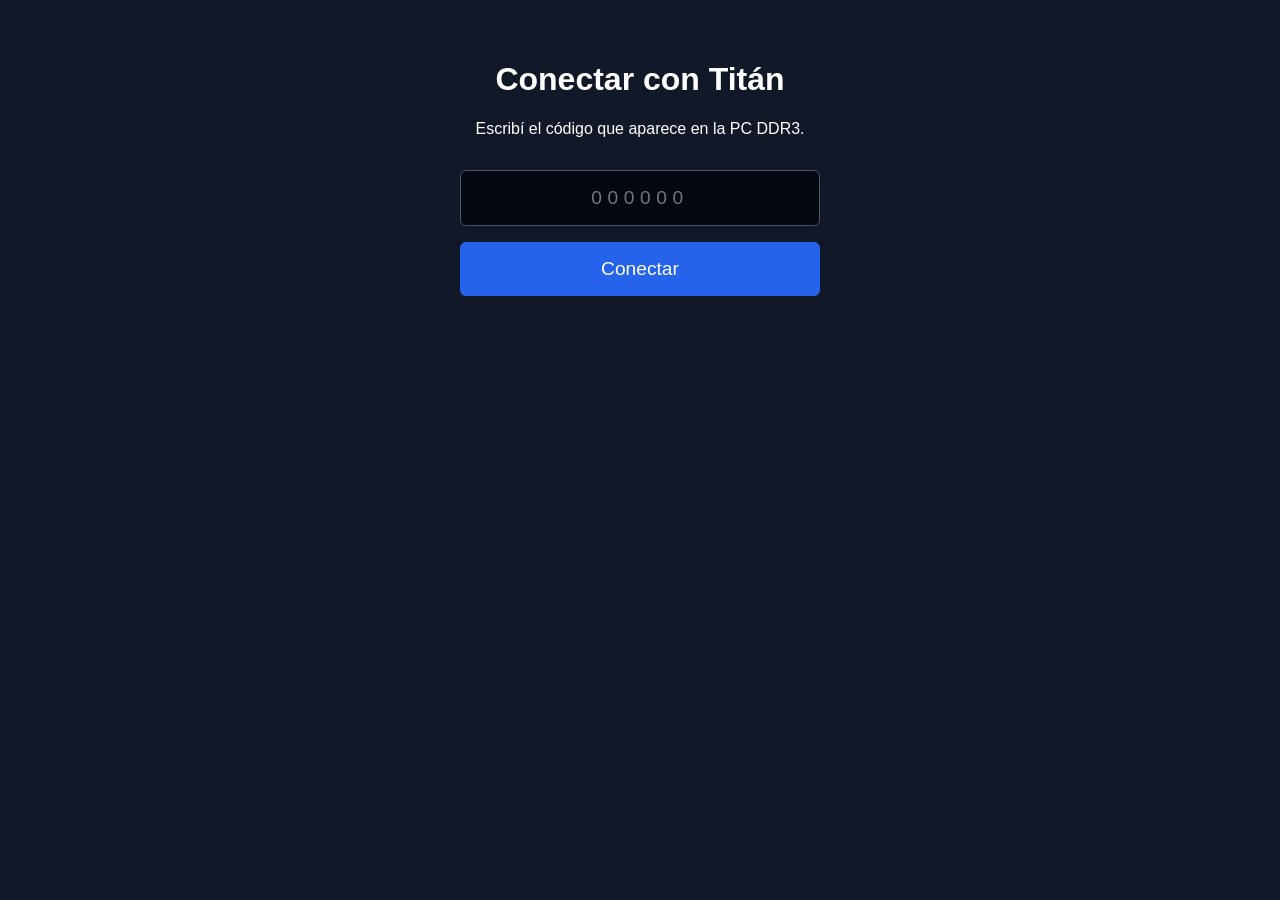
<file: server/static/pair.html>
<!doctype html>
<html lang="es">
<head>
  <meta charset="utf-8">
  <meta name="viewport" content="width=device-width, initial-scale=1">
  <title>Conectar Titán</title>
  <style>
    body { font-family: sans-serif; text-align: center; padding: 2rem 1rem; background: #111827; color: white; }
    main { max-width: 360px; margin: auto; }
    input, button { box-sizing: border-box; width: 100%; padding: 1rem; margin-top: 1rem; font-size: 1.2rem; border-radius: 6px; }
    input { text-align: center; letter-spacing: .35rem; background: #030712; color: white; border: 1px solid #4b5563; }
    button { background: #2563eb; color: white; border: 0; }
    #message { color: #fbbf24; min-height: 2rem; }
  </style>
</head>
<body>
  <main>
    <h1>Conectar con Titán</h1>
    <p>Escribí el código que aparece en la PC DDR3.</p>
    <form id="pairForm">
      <input id="code" inputmode="numeric" pattern="[0-9]{6}" maxlength="6" autocomplete="one-time-code" placeholder="000000" required>
      <button type="submit">Conectar</button>
    </form>
    <p id="message"></p>
  </main>
<script>
document.getElementById('pairForm').addEventListener('submit', async function(event) {
  event.preventDefault();
  const message = document.getElementById('message');
  const code = document.getElementById('code').value.trim();
  message.textContent = 'Conectando...';
  try {
    const response = await fetch('/api/pair/claim', {
      method: 'POST',
      headers: {'Content-Type': 'application/json'},
      body: JSON.stringify({code})
    });
    if (response.redirected) {
      window.location.href = response.url;
      return;
    }
    const data = await response.json();
    message.textContent = data.detail || 'Código inválido o vencido.';
  } catch (error) {
    message.textContent = 'No se pudo conectar con Titán.';
  }
});
</script>
</body>
</html>
</file>
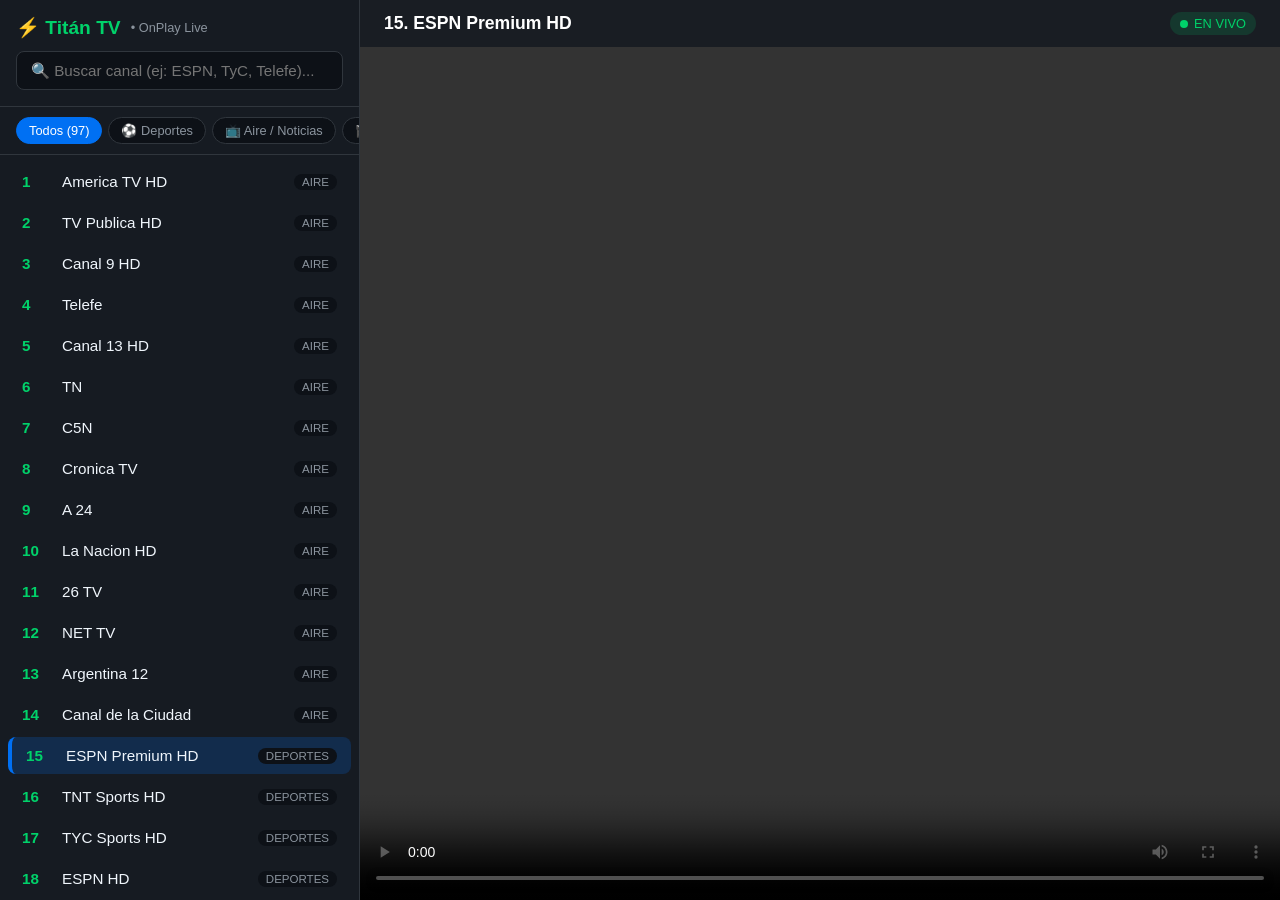
<file: server/static/tv.html>
<!DOCTYPE html>
<html lang="es">
<head>
    <meta charset="UTF-8">
    <meta name="viewport" content="width=device-width, initial-scale=1.0">
    <title>Titán TV - Reproductor Web OnPlay</title>
    <!-- F7: mpegts.js vendoreado (1.8.2, pineado). Antes se cargaba de
         jsdelivr con @latest: cualquier release nuevo — o comprometido —
         entraba solo al abrir la página. Ahora no hay dependencia externa. -->
    <script src="vendor/mpegts.js"></script>
    <style>
        :root {
            --bg-main: #0d1117;
            --bg-card: #161b22;
            --bg-hover: #21262d;
            --accent: #00d26a;
            --accent-blue: #0070f3;
            --text-main: #f0f6fc;
            --text-muted: #8b949e;
            --border: #30363d;
        }
        * { box-sizing: border-box; margin: 0; padding: 0; font-family: -apple-system, BlinkMacSystemFont, "Segoe UI", Roboto, Helvetica, Arial, sans-serif; }
        body { background: var(--bg-main); color: var(--text-main); display: flex; height: 100vh; overflow: hidden; }
        
        /* Sidebar */
        .sidebar {
            width: 360px;
            background: var(--bg-card);
            border-right: 1px solid var(--border);
            display: flex;
            flex-direction: column;
            height: 100%;
        }
        .sidebar-header {
            padding: 16px;
            border-bottom: 1px solid var(--border);
        }
        .brand {
            display: flex;
            align-items: center;
            gap: 10px;
            font-size: 1.2rem;
            font-weight: 700;
            color: var(--accent);
            margin-bottom: 12px;
        }
        .search-box {
            width: 100%;
            padding: 10px 14px;
            background: var(--bg-main);
            border: 1px solid var(--border);
            border-radius: 8px;
            color: #fff;
            font-size: 0.95rem;
            outline: none;
        }
        .search-box:focus { border-color: var(--accent-blue); }
        
        .categories {
            display: flex;
            gap: 6px;
            padding: 10px 16px;
            overflow-x: auto;
            border-bottom: 1px solid var(--border);
            white-space: nowrap;
        }
        .categories::-webkit-scrollbar { height: 4px; }
        .categories::-webkit-scrollbar-thumb { background: var(--border); border-radius: 2px; }
        .cat-btn {
            background: var(--bg-main);
            color: var(--text-muted);
            border: 1px solid var(--border);
            padding: 5px 12px;
            border-radius: 20px;
            font-size: 0.8rem;
            cursor: pointer;
            transition: 0.2s;
        }
        .cat-btn.active, .cat-btn:hover {
            background: var(--accent-blue);
            color: #fff;
            border-color: var(--accent-blue);
        }
        
        .channel-list {
            flex: 1;
            overflow-y: auto;
            padding: 8px;
        }
        .channel-list::-webkit-scrollbar { width: 6px; }
        .channel-list::-webkit-scrollbar-thumb { background: var(--border); border-radius: 3px; }
        
        .channel-item {
            display: flex;
            align-items: center;
            justify-content: space-between;
            padding: 10px 14px;
            border-radius: 8px;
            cursor: pointer;
            margin-bottom: 4px;
            transition: background 0.15s;
        }
        .channel-item:hover { background: var(--bg-hover); }
        .channel-item.active {
            background: rgba(0, 112, 243, 0.2);
            border-left: 4px solid var(--accent-blue);
        }
        .channel-left {
            display: flex;
            align-items: center;
            gap: 12px;
        }
        .channel-num {
            font-weight: 700;
            color: var(--accent);
            font-size: 0.95rem;
            min-width: 28px;
        }
        .channel-title {
            font-weight: 500;
            font-size: 0.95rem;
        }
        .channel-cat {
            font-size: 0.72rem;
            color: var(--text-muted);
            background: var(--bg-main);
            padding: 2px 8px;
            border-radius: 12px;
        }
        
        /* Main Player */
        .main-area {
            flex: 1;
            display: flex;
            flex-direction: column;
            background: #000;
            position: relative;
        }
        .player-header {
            padding: 12px 24px;
            background: rgba(22, 27, 34, 0.85);
            backdrop-filter: blur(10px);
            display: flex;
            justify-content: space-between;
            align-items: center;
            position: absolute;
            top: 0;
            left: 0;
            right: 0;
            z-index: 10;
        }
        .current-ch-title {
            font-size: 1.1rem;
            font-weight: 600;
            color: #fff;
        }
        .status-badge {
            display: flex;
            align-items: center;
            gap: 6px;
            font-size: 0.8rem;
            color: var(--accent);
            background: rgba(0, 210, 106, 0.15);
            padding: 4px 10px;
            border-radius: 16px;
        }
        .status-dot {
            width: 8px;
            height: 8px;
            background: var(--accent);
            border-radius: 50%;
            animation: pulse 1.5s infinite;
        }
        @keyframes pulse {
            0% { opacity: 1; transform: scale(1); }
            50% { opacity: 0.4; transform: scale(1.2); }
            100% { opacity: 1; transform: scale(1); }
        }
        
        .video-container {
            flex: 1;
            display: flex;
            align-items: center;
            justify-content: center;
            background: #000;
            position: relative;
        }
        video {
            width: 100%;
            height: 100%;
            max-height: 100vh;
            background: #000;
        }
        
        .loading-overlay {
            position: absolute;
            display: none;
            flex-direction: column;
            align-items: center;
            gap: 12px;
            color: #fff;
            font-size: 1.1rem;
        }
        .spinner {
            width: 44px;
            height: 44px;
            border: 4px solid rgba(255,255,255,0.2);
            border-top-color: var(--accent-blue);
            border-radius: 50%;
            animation: spin 0.8s linear infinite;
        }
        @keyframes spin { to { transform: rotate(360deg); } }
    </style>
</head>
<body>

<div class="sidebar">
    <div class="sidebar-header">
        <div class="brand">
            <span>⚡ Titán TV</span>
            <span style="font-size: 0.8rem; color: var(--text-muted); font-weight: normal;">• OnPlay Live</span>
        </div>
        <input type="text" id="searchBox" class="search-box" placeholder="🔍 Buscar canal (ej: ESPN, TyC, Telefe)...">
    </div>
    
    <div class="categories" id="catBar">
        <button class="cat-btn active" onclick="filterCategory('TODOS')">Todos (97)</button>
        <button class="cat-btn" onclick="filterCategory('DEPORTES')">⚽ Deportes</button>
        <button class="cat-btn" onclick="filterCategory('AIRE Y NOTICIAS')">📺 Aire / Noticias</button>
        <button class="cat-btn" onclick="filterCategory('CINE Y SERIES')">🎬 Cine y Series</button>
        <button class="cat-btn" onclick="filterCategory('INFANTILES')">🧸 Infantiles</button>
        <button class="cat-btn" onclick="filterCategory('DOCUMENTALES')">🌍 Documentales</button>
    </div>
    
    <div class="channel-list" id="channelList">
        <!-- Generado dinámicamente -->
    </div>
</div>

<div class="main-area">
    <div class="player-header">
        <div class="current-ch-title" id="currentChName">15. ESPN Premium HD</div>
        <div class="status-badge">
            <span class="status-dot"></span> EN VIVO
        </div>
    </div>
    <div class="video-container">
        <div class="loading-overlay" id="loadingOverlay">
            <div class="spinner"></div>
            <div>Cargando transmisión en vivo...</div>
        </div>
        <video id="videoElement" controls autoplay></video>
    </div>
</div>

<script>
    // F8: host del servidor de streams en UN solo lugar. Si la IP
    // cambia, se edita acá y no en 100 URLs sueltas.
    const STREAM_HOST = "http://10.248.248.2:8000";
    const channels = [{"title": "America TV HD", "chno": null, "group": "AIRE Y NOTICIAS", "raw": "#EXTINF:-1 tvg-id=\"AmericaTV.ar\" tvg-name=\"America TV HD\" group-title=\"AIRE Y NOTICIAS\",America TV HD", "url": STREAM_HOST + "/cv-americatv"}, {"title": "TV Publica HD", "chno": null, "group": "AIRE Y NOTICIAS", "raw": "#EXTINF:-1 tvg-id=\"TVPublica.ar\" tvg-name=\"TV Publica HD\" group-title=\"AIRE Y NOTICIAS\",TV Publica HD", "url": STREAM_HOST + "/cv-tvpublica"}, {"title": "Canal 9 HD", "chno": null, "group": "AIRE Y NOTICIAS", "raw": "#EXTINF:-1 tvg-id=\"ElNueve.ar\" tvg-name=\"Canal 9 HD\" group-title=\"AIRE Y NOTICIAS\",Canal 9 HD", "url": STREAM_HOST + "/cv-canal9"}, {"title": "Telefe", "chno": null, "group": "AIRE Y NOTICIAS", "raw": "#EXTINF:-1 tvg-id=\"Telefe.ar\" tvg-name=\"Telefe\" group-title=\"AIRE Y NOTICIAS\",Telefe", "url": STREAM_HOST + "/cv-telefe"}, {"title": "Canal 13 HD", "chno": null, "group": "AIRE Y NOTICIAS", "raw": "#EXTINF:-1 tvg-id=\"ElTrece.ar\" tvg-name=\"Canal 13 HD\" group-title=\"AIRE Y NOTICIAS\",Canal 13 HD", "url": STREAM_HOST + "/cv-canal13"}, {"title": "TN", "chno": null, "group": "AIRE Y NOTICIAS", "raw": "#EXTINF:-1 tvg-id=\"TN.ar\" tvg-name=\"TN\" group-title=\"AIRE Y NOTICIAS\",TN", "url": STREAM_HOST + "/cv-tn"}, {"title": "C5N", "chno": null, "group": "AIRE Y NOTICIAS", "raw": "#EXTINF:-1 tvg-id=\"C5N.ar\" tvg-name=\"C5N\" group-title=\"AIRE Y NOTICIAS\",C5N", "url": STREAM_HOST + "/cv-c5n"}, {"title": "Cronica TV", "chno": null, "group": "AIRE Y NOTICIAS", "raw": "#EXTINF:-1 tvg-id=\"CronicaTV.ar\" tvg-name=\"Cronica TV\" group-title=\"AIRE Y NOTICIAS\",Cronica TV", "url": STREAM_HOST + "/cv-cronica"}, {"title": "A 24", "chno": null, "group": "AIRE Y NOTICIAS", "raw": "#EXTINF:-1 tvg-id=\"A24.ar\" tvg-name=\"A 24\" group-title=\"AIRE Y NOTICIAS\",A 24", "url": STREAM_HOST + "/cv-a24"}, {"title": "La Nacion HD", "chno": null, "group": "AIRE Y NOTICIAS", "raw": "#EXTINF:-1 tvg-id=\"LaNacionPlus.ar\" tvg-name=\"La Nacion HD\" group-title=\"AIRE Y NOTICIAS\",La Nacion HD", "url": STREAM_HOST + "/cv-lanacion"}, {"title": "26 TV", "chno": null, "group": "AIRE Y NOTICIAS", "raw": "#EXTINF:-1 tvg-id=\"Canal26.ar\" tvg-name=\"26 TV\" group-title=\"AIRE Y NOTICIAS\",26 TV", "url": STREAM_HOST + "/cv-26tv"}, {"title": "NET TV", "chno": null, "group": "AIRE Y NOTICIAS", "raw": "#EXTINF:-1 tvg-id=\"NETTV.ar\" tvg-name=\"NET TV\" group-title=\"AIRE Y NOTICIAS\",NET TV", "url": STREAM_HOST + "/cv-nettv"}, {"title": "Argentina 12", "chno": null, "group": "AIRE Y NOTICIAS", "raw": "#EXTINF:-1 tvg-id=\"Argentina12.ar\" tvg-name=\"Argentina 12\" group-title=\"AIRE Y NOTICIAS\",Argentina 12", "url": STREAM_HOST + "/cv-ip"}, {"title": "Canal de la Ciudad", "chno": null, "group": "AIRE Y NOTICIAS", "raw": "#EXTINF:-1 tvg-id=\"CanaldelaCiudad.ar\" tvg-name=\"Canal de la Ciudad\" group-title=\"AIRE Y NOTICIAS\",Canal de la Ciudad", "url": STREAM_HOST + "/cv-ciudad"}, {"title": "ESPN Premium HD", "chno": null, "group": "DEPORTES", "raw": "#EXTINF:-1 tvg-id=\"ESPNPremium.ar\" tvg-name=\"ESPN Premium HD\" group-title=\"DEPORTES\",ESPN Premium HD", "url": STREAM_HOST + "/espn-premium"}, {"title": "TNT Sports HD", "chno": null, "group": "DEPORTES", "raw": "#EXTINF:-1 tvg-id=\"TNTSports.ar\" tvg-name=\"TNT Sports HD\" group-title=\"DEPORTES\",TNT Sports HD", "url": STREAM_HOST + "/tnt-sports"}, {"title": "TYC Sports HD", "chno": null, "group": "DEPORTES", "raw": "#EXTINF:-1 tvg-id=\"TyCSports.ar\" tvg-name=\"TYC Sports HD\" group-title=\"DEPORTES\",TYC Sports HD", "url": STREAM_HOST + "/cv-tyc"}, {"title": "ESPN HD", "chno": null, "group": "DEPORTES", "raw": "#EXTINF:-1 tvg-id=\"ESPNLatinAmerica.us\" tvg-name=\"ESPN HD\" group-title=\"DEPORTES\",ESPN HD", "url": STREAM_HOST + "/cv-espn"}, {"title": "ESPN 2 HD", "chno": null, "group": "DEPORTES", "raw": "#EXTINF:-1 tvg-id=\"ESPN2LatinAmerica.us\" tvg-name=\"ESPN 2 HD\" group-title=\"DEPORTES\",ESPN 2 HD", "url": STREAM_HOST + "/cv-espn2"}, {"title": "ESPN 3 HD", "chno": null, "group": "DEPORTES", "raw": "#EXTINF:-1 tvg-id=\"ESPN3LatinAmerica.us\" tvg-name=\"ESPN 3 HD\" group-title=\"DEPORTES\",ESPN 3 HD", "url": STREAM_HOST + "/cv-espn3"}, {"title": "Fox Sports HD", "chno": null, "group": "DEPORTES", "raw": "#EXTINF:-1 tvg-id=\"FoxSports.ar\" tvg-name=\"Fox Sports HD\" group-title=\"DEPORTES\",Fox Sports HD", "url": STREAM_HOST + "/cv-foxsports"}, {"title": "Fox Sports 2 HD", "chno": null, "group": "DEPORTES", "raw": "#EXTINF:-1 tvg-id=\"FoxSports2.ar\" tvg-name=\"Fox Sports 2 HD\" group-title=\"DEPORTES\",Fox Sports 2 HD", "url": STREAM_HOST + "/cv-foxsports2"}, {"title": "Fox Sports 3 HD", "chno": null, "group": "DEPORTES", "raw": "#EXTINF:-1 tvg-id=\"FoxSports3LatinAmerica.us\" tvg-name=\"Fox Sports 3 HD\" group-title=\"DEPORTES\",Fox Sports 3 HD", "url": STREAM_HOST + "/cv-foxsports3"}, {"title": "DXTV", "chno": null, "group": "DEPORTES", "raw": "#EXTINF:-1 tvg-id=\"DXTV.ar\" tvg-name=\"DXTV\" group-title=\"DEPORTES\",DXTV", "url": STREAM_HOST + "/cv-deportv"}, {"title": "America Sports", "chno": null, "group": "DEPORTES", "raw": "#EXTINF:-1 tvg-id=\"AmericaSports.ar\" tvg-name=\"America Sports\" group-title=\"DEPORTES\",America Sports", "url": STREAM_HOST + "/america-sports"}, {"title": "El Garage", "chno": null, "group": "DEPORTES", "raw": "#EXTINF:-1 tvg-id=\"GarageTVLatinAmerica.ar\" tvg-name=\"El Garage\" group-title=\"DEPORTES\",El Garage", "url": STREAM_HOST + "/cv-elgarage"}, {"title": "ESPN 4 HD", "chno": null, "group": "DEPORTES", "raw": "#EXTINF:-1 tvg-id=\"ESPN4LatinAmerica.us\" tvg-name=\"ESPN 4 HD\" group-title=\"DEPORTES\",ESPN 4 HD", "url": STREAM_HOST + "/cv-espn4"}, {"title": "Cartoon Network", "chno": null, "group": "INFANTILES", "raw": "#EXTINF:-1 tvg-id=\"CartoonNetworkLatinAmerica.us\" tvg-name=\"Cartoon Network\" group-title=\"INFANTILES\",Cartoon Network", "url": STREAM_HOST + "/cv-cartoon"}, {"title": "Nickelodeon", "chno": null, "group": "INFANTILES", "raw": "#EXTINF:-1 tvg-id=\"NickelodeonLatinAmerica.us\" tvg-name=\"Nickelodeon\" group-title=\"INFANTILES\",Nickelodeon", "url": STREAM_HOST + "/cv-nick"}, {"title": "Discovery Kids", "chno": null, "group": "INFANTILES", "raw": "#EXTINF:-1 tvg-id=\"DiscoveryKidsLatinAmerica.us\" tvg-name=\"Discovery Kids\" group-title=\"INFANTILES\",Discovery Kids", "url": STREAM_HOST + "/cv-dkids"}, {"title": "Disney Channel HD", "chno": null, "group": "INFANTILES", "raw": "#EXTINF:-1 tvg-id=\"DisneyChannelLatinAmerica.ar\" tvg-name=\"Disney Channel HD\" group-title=\"INFANTILES\",Disney Channel HD", "url": STREAM_HOST + "/cv-disney"}, {"title": "Disney Jr", "chno": null, "group": "INFANTILES", "raw": "#EXTINF:-1 tvg-id=\"DisneyJrLatinAmerica.ar\" tvg-name=\"Disney Jr\" group-title=\"INFANTILES\",Disney Jr", "url": STREAM_HOST + "/cv-disneyjr"}, {"title": "Paka Paka", "chno": null, "group": "INFANTILES", "raw": "#EXTINF:-1 tvg-id=\"Pakapaka.ar\" tvg-name=\"Paka Paka\" group-title=\"INFANTILES\",Paka Paka", "url": STREAM_HOST + "/cv-pakapaka"}, {"title": "HTV", "chno": null, "group": "MUSICA Y VARIEDADES", "raw": "#EXTINF:-1 tvg-id=\"HTV.us\" tvg-name=\"HTV\" group-title=\"MUSICA Y VARIEDADES\",HTV", "url": STREAM_HOST + "/htv"}, {"title": "MTV", "chno": null, "group": "MUSICA Y VARIEDADES", "raw": "#EXTINF:-1 tvg-id=\"MTVLatinAmerica.us\" tvg-name=\"MTV\" group-title=\"MUSICA Y VARIEDADES\",MTV", "url": STREAM_HOST + "/cv-mtv"}, {"title": "Quiero Musica", "chno": null, "group": "MUSICA Y VARIEDADES", "raw": "#EXTINF:-1 tvg-id=\"QuieroMusicaenmiIdioma.ar\" tvg-name=\"Quiero Musica\" group-title=\"MUSICA Y VARIEDADES\",Quiero Musica", "url": STREAM_HOST + "/cv-quiero"}, {"title": "Canal a", "chno": null, "group": "MUSICA Y VARIEDADES", "raw": "#EXTINF:-1 tvg-id=\"CanalA.ar\" tvg-name=\"Canal a\" group-title=\"MUSICA Y VARIEDADES\",Canal a", "url": STREAM_HOST + "/cv-canala"}, {"title": "KZO", "chno": null, "group": "MUSICA Y VARIEDADES", "raw": "#EXTINF:-1 tvg-id=\"KZO.ar\" tvg-name=\"KZO\" group-title=\"MUSICA Y VARIEDADES\",KZO", "url": STREAM_HOST + "/cv-kzo"}, {"title": "Metro HD", "chno": null, "group": "MUSICA Y VARIEDADES", "raw": "#EXTINF:-1 tvg-id=\"Metro.ar\" tvg-name=\"Metro HD\" group-title=\"MUSICA Y VARIEDADES\",Metro HD", "url": STREAM_HOST + "/cv-metro"}, {"title": "Canal Rural", "chno": null, "group": "MUSICA Y VARIEDADES", "raw": "#EXTINF:-1 tvg-id=\"CanalRural.ar\" tvg-name=\"Canal Rural\" group-title=\"MUSICA Y VARIEDADES\",Canal Rural", "url": STREAM_HOST + "/cv-canalrural"}, {"title": "RAI", "chno": null, "group": "MUSICA Y VARIEDADES", "raw": "#EXTINF:-1 tvg-id=\"RAI.it\" tvg-name=\"RAI\" group-title=\"MUSICA Y VARIEDADES\",RAI", "url": STREAM_HOST + "/cv-rai"}, {"title": "Bravo", "chno": null, "group": "VARIEDADES", "raw": "#EXTINF:-1 tvg-id=\"BravoTV.ar\" tvg-name=\"Bravo\" group-title=\"VARIEDADES\",Bravo", "url": STREAM_HOST + "/cv-bravo"}, {"title": "Somos", "chno": null, "group": "VARIEDADES", "raw": "#EXTINF:-1 tvg-id=\"Somos.ar\" tvg-name=\"Somos\" group-title=\"VARIEDADES\",Somos", "url": STREAM_HOST + "/cv-somos"}, {"title": "TVE", "chno": null, "group": "INTERNACIONALES", "raw": "#EXTINF:-1 tvg-id=\"TVEInternacionalAmerica.es\" tvg-name=\"TVE\" group-title=\"INTERNACIONALES\",TVE", "url": STREAM_HOST + "/cv-tve"}, {"title": "HBO", "chno": null, "group": "CINE Y SERIES", "raw": "#EXTINF:-1 tvg-id=\"HBOLatinAmerica.us\" tvg-name=\"HBO\" group-title=\"CINE Y SERIES\",HBO", "url": STREAM_HOST + "/hbo"}, {"title": "HBO Signature", "chno": null, "group": "CINE Y SERIES", "raw": "#EXTINF:-1 tvg-id=\"HBOSignatureLatinAmerica.us\" tvg-name=\"HBO Signature\" group-title=\"CINE Y SERIES\",HBO Signature", "url": STREAM_HOST + "/hbo-signature"}, {"title": "HBO Xtreme", "chno": null, "group": "CINE Y SERIES", "raw": "#EXTINF:-1 tvg-id=\"HBOXtremeLatinAmerica.us\" tvg-name=\"HBO Xtreme\" group-title=\"CINE Y SERIES\",HBO Xtreme", "url": STREAM_HOST + "/hbo-xtreme"}, {"title": "Star Channel", "chno": null, "group": "CINE Y SERIES", "raw": "#EXTINF:-1 tvg-id=\"StarChannelLatinAmerica.us\" tvg-name=\"Star Channel\" group-title=\"CINE Y SERIES\",Star Channel", "url": STREAM_HOST + "/cv-star"}, {"title": "TNT HD", "chno": null, "group": "CINE Y SERIES", "raw": "#EXTINF:-1 tvg-id=\"TNTLatinAmerica.us\" tvg-name=\"TNT HD\" group-title=\"CINE Y SERIES\",TNT HD", "url": STREAM_HOST + "/cv-tnt"}, {"title": "TNT Series", "chno": null, "group": "CINE Y SERIES", "raw": "#EXTINF:-1 tvg-id=\"TNTSeriesLatinAmerica.us\" tvg-name=\"TNT Series\" group-title=\"CINE Y SERIES\",TNT Series", "url": STREAM_HOST + "/cv-tntseries"}, {"title": "TNT Novelas", "chno": null, "group": "CINE Y SERIES", "raw": "#EXTINF:-1 tvg-id=\"TNTNovelas.ar\" tvg-name=\"TNT Novelas\" group-title=\"CINE Y SERIES\",TNT Novelas", "url": STREAM_HOST + "/cv-tntnovelas"}, {"title": "Sony", "chno": null, "group": "CINE Y SERIES", "raw": "#EXTINF:-1 tvg-id=\"SonyChannelAndes.us\" tvg-name=\"Sony\" group-title=\"CINE Y SERIES\",Sony", "url": STREAM_HOST + "/cv-sony"}, {"title": "AXN", "chno": null, "group": "CINE Y SERIES", "raw": "#EXTINF:-1 tvg-id=\"AXNLatinAmerica.us\" tvg-name=\"AXN\" group-title=\"CINE Y SERIES\",AXN", "url": STREAM_HOST + "/cv-axn"}, {"title": "Warner Channel", "chno": null, "group": "CINE Y SERIES", "raw": "#EXTINF:-1 tvg-id=\"WarnerChannel.us\" tvg-name=\"Warner Channel\" group-title=\"CINE Y SERIES\",Warner Channel", "url": STREAM_HOST + "/cv-warner"}, {"title": "FX", "chno": null, "group": "CINE Y SERIES", "raw": "#EXTINF:-1 tvg-id=\"FXLatinAmerica.us\" tvg-name=\"FX\" group-title=\"CINE Y SERIES\",FX", "url": STREAM_HOST + "/cv-fx"}, {"title": "Cinecanal", "chno": null, "group": "CINE Y SERIES", "raw": "#EXTINF:-1 tvg-id=\"Cinecanal.us\" tvg-name=\"Cinecanal\" group-title=\"CINE Y SERIES\",Cinecanal", "url": STREAM_HOST + "/cv-cinecanal"}, {"title": "Cinemax", "chno": null, "group": "CINE Y SERIES", "raw": "#EXTINF:-1 tvg-id=\"CinemaxLatinAmerica.us\" tvg-name=\"Cinemax\" group-title=\"CINE Y SERIES\",Cinemax", "url": STREAM_HOST + "/cv-cinemax"}, {"title": "Cine AR", "chno": null, "group": "CINE Y SERIES", "raw": "#EXTINF:-1 tvg-id=\"CineAr.ar\" tvg-name=\"Cine AR\" group-title=\"CINE Y SERIES\",Cine AR", "url": STREAM_HOST + "/cv-cinear"}, {"title": "Space", "chno": null, "group": "CINE Y SERIES", "raw": "#EXTINF:-1 tvg-id=\"Space.ar\" tvg-name=\"Space\" group-title=\"CINE Y SERIES\",Space", "url": STREAM_HOST + "/cv-space"}, {"title": "TCM", "chno": null, "group": "CINE Y SERIES", "raw": "#EXTINF:-1 tvg-id=\"TCMLatinAmerica.us\" tvg-name=\"TCM\" group-title=\"CINE Y SERIES\",TCM", "url": STREAM_HOST + "/cv-tcm"}, {"title": "Studio Universal", "chno": null, "group": "CINE Y SERIES", "raw": "#EXTINF:-1 tvg-id=\"StudioUniversalLatinAmerica.us\" tvg-name=\"Studio Universal\" group-title=\"CINE Y SERIES\",Studio Universal", "url": STREAM_HOST + "/cv-studiouniversal"}, {"title": "AMC", "chno": null, "group": "CINE Y SERIES", "raw": "#EXTINF:-1 tvg-id=\"AMCLatinAmerica.us\" tvg-name=\"AMC\" group-title=\"CINE Y SERIES\",AMC", "url": STREAM_HOST + "/cv-amc"}, {"title": "A&E", "chno": null, "group": "CINE Y SERIES", "raw": "#EXTINF:-1 tvg-id=\"AELatinAmerica.us\" tvg-name=\"A&E\" group-title=\"CINE Y SERIES\",A&E", "url": STREAM_HOST + "/cv-ae"}, {"title": "Film and Arts", "chno": null, "group": "CINE Y SERIES", "raw": "#EXTINF:-1 tvg-id=\"FilmArts.ar\" tvg-name=\"Film and Arts\" group-title=\"CINE Y SERIES\",Film and Arts", "url": STREAM_HOST + "/cv-filmarts"}, {"title": "Volver", "chno": null, "group": "CINE Y SERIES", "raw": "#EXTINF:-1 tvg-id=\"Volver.ar\" tvg-name=\"Volver\" group-title=\"CINE Y SERIES\",Volver", "url": STREAM_HOST + "/cv-volver"}, {"title": "Telemundo HD", "chno": null, "group": "CINE Y SERIES", "raw": "#EXTINF:-1 tvg-id=\"TelemundoInternacional.us\" tvg-name=\"Telemundo HD\" group-title=\"CINE Y SERIES\",Telemundo HD", "url": STREAM_HOST + "/cv-telemundo"}, {"title": "Discovery HD", "chno": null, "group": "DOCUMENTALES Y ESTILO DE VIDA", "raw": "#EXTINF:-1 tvg-id=\"DiscoveryChannelLatinAmerica.us\" tvg-name=\"Discovery HD\" group-title=\"DOCUMENTALES Y ESTILO DE VIDA\",Discovery HD", "url": STREAM_HOST + "/cv-discovery"}, {"title": "Discovery Theater HD", "chno": null, "group": "DOCUMENTALES Y ESTILO DE VIDA", "raw": "#EXTINF:-1 tvg-id=\"DiscoveryTheaterLatinAmerica.us\" tvg-name=\"Discovery Theater HD\" group-title=\"DOCUMENTALES Y ESTILO DE VIDA\",Discovery Theater HD", "url": STREAM_HOST + "/discovery-theater"}, {"title": "Discovery World HD", "chno": null, "group": "DOCUMENTALES Y ESTILO DE VIDA", "raw": "#EXTINF:-1 tvg-id=\"DiscoveryWorld.us\" tvg-name=\"Discovery World HD\" group-title=\"DOCUMENTALES Y ESTILO DE VIDA\",Discovery World HD", "url": STREAM_HOST + "/discovery-world"}, {"title": "Discovery Science", "chno": null, "group": "DOCUMENTALES Y ESTILO DE VIDA", "raw": "#EXTINF:-1 tvg-id=\"DiscoveryScienceLatinAmerica.us\" tvg-name=\"Discovery Science\" group-title=\"DOCUMENTALES Y ESTILO DE VIDA\",Discovery Science", "url": STREAM_HOST + "/discovery-science"}, {"title": "Discovery Home and Health", "chno": null, "group": "DOCUMENTALES Y ESTILO DE VIDA", "raw": "#EXTINF:-1 tvg-id=\"DiscoveryHomeHealthLatinAmerica.mx\" tvg-name=\"Discovery Home and Health\" group-title=\"DOCUMENTALES Y ESTILO DE VIDA\",Discovery Home and Health", "url": STREAM_HOST + "/cv-hh"}, {"title": "Discovery ID", "chno": null, "group": "DOCUMENTALES Y ESTILO DE VIDA", "raw": "#EXTINF:-1 tvg-id=\"InvestigationDiscoveryLatinAmerica.us\" tvg-name=\"Discovery ID\" group-title=\"DOCUMENTALES Y ESTILO DE VIDA\",Discovery ID", "url": STREAM_HOST + "/cv-id"}, {"title": "National Geographic", "chno": null, "group": "DOCUMENTALES Y ESTILO DE VIDA", "raw": "#EXTINF:-1 tvg-id=\"NationalGeographicLatinAmerica.us\" tvg-name=\"National Geographic\" group-title=\"DOCUMENTALES Y ESTILO DE VIDA\",National Geographic", "url": STREAM_HOST + "/cv-natgeo"}, {"title": "History HD", "chno": null, "group": "DOCUMENTALES Y ESTILO DE VIDA", "raw": "#EXTINF:-1 tvg-id=\"HistoryLatinAmerica.us\" tvg-name=\"History HD\" group-title=\"DOCUMENTALES Y ESTILO DE VIDA\",History HD", "url": STREAM_HOST + "/cv-history"}, {"title": "History 2", "chno": null, "group": "DOCUMENTALES Y ESTILO DE VIDA", "raw": "#EXTINF:-1 tvg-id=\"History2LatinAmerica.us\" tvg-name=\"History 2\" group-title=\"DOCUMENTALES Y ESTILO DE VIDA\",History 2", "url": STREAM_HOST + "/cv-history2"}, {"title": "Encuentro", "chno": null, "group": "DOCUMENTALES Y ESTILO DE VIDA", "raw": "#EXTINF:-1 tvg-id=\"Encuentro.ar\" tvg-name=\"Encuentro\" group-title=\"DOCUMENTALES Y ESTILO DE VIDA\",Encuentro", "url": STREAM_HOST + "/cv-encuentro"}, {"title": "Animal Planet", "chno": null, "group": "DOCUMENTALES Y ESTILO DE VIDA", "raw": "#EXTINF:-1 tvg-id=\"AnimalPlanetLatinAmerica.us\" tvg-name=\"Animal Planet\" group-title=\"DOCUMENTALES Y ESTILO DE VIDA\",Animal Planet", "url": STREAM_HOST + "/cv-animalplanet"}, {"title": "El Gourmet", "chno": null, "group": "DOCUMENTALES Y ESTILO DE VIDA", "raw": "#EXTINF:-1 tvg-id=\"ElGourmet.ar\" tvg-name=\"El Gourmet\" group-title=\"DOCUMENTALES Y ESTILO DE VIDA\",El Gourmet", "url": STREAM_HOST + "/cv-gourmet"}, {"title": "Ciudad Magazine", "chno": null, "group": "DOCUMENTALES Y ESTILO DE VIDA", "raw": "#EXTINF:-1 tvg-id=\"CiudadMagazine.ar\" tvg-name=\"Ciudad Magazine\" group-title=\"DOCUMENTALES Y ESTILO DE VIDA\",Ciudad Magazine", "url": STREAM_HOST + "/cv-ciudadmagazine"}, {"title": "MIX TV", "chno": null, "group": "DOCUMENTALES Y ESTILO DE VIDA", "raw": "#EXTINF:-1 tvg-id=\"MIXTV.ar\" tvg-name=\"MIX TV\" group-title=\"DOCUMENTALES Y ESTILO DE VIDA\",MIX TV", "url": STREAM_HOST + "/cv-tlc"}, {"title": "Lifetime", "chno": null, "group": "DOCUMENTALES Y ESTILO DE VIDA", "raw": "#EXTINF:-1 tvg-id=\"LifetimeLatinAmerica.us\" tvg-name=\"Lifetime\" group-title=\"DOCUMENTALES Y ESTILO DE VIDA\",Lifetime", "url": STREAM_HOST + "/cv-lifetime"}, {"title": "E! Entertainment", "chno": null, "group": "DOCUMENTALES Y ESTILO DE VIDA", "raw": "#EXTINF:-1 tvg-id=\"ELatinAmerica.us\" tvg-name=\"E! Entertainment\" group-title=\"DOCUMENTALES Y ESTILO DE VIDA\",E! Entertainment", "url": STREAM_HOST + "/cv-e"}, {"title": "CNN Español", "chno": null, "group": "NOTICIAS Y INTERES GENERAL", "raw": "#EXTINF:-1 tvg-id=\"CNNenEspanol.us\" tvg-name=\"CNN Español\" group-title=\"NOTICIAS Y INTERES GENERAL\",CNN Español", "url": STREAM_HOST + "/cv-cnnesp"}, {"title": "Comedy Central HD", "chno": null, "group": "ENTRETENIMIENTO Y GENERAL", "raw": "#EXTINF:-1 tvg-id=\"ComedyCentralLatinAmerica.us\" tvg-name=\"Comedy Central HD\" group-title=\"ENTRETENIMIENTO Y GENERAL\",Comedy Central HD", "url": STREAM_HOST + "/cv-comedy"}, {"title": "Universal Channel HD", "chno": null, "group": "PELICULAS Y SERIES", "raw": "#EXTINF:-1 tvg-id=\"UniversalTVLatinAmerica.us\" tvg-name=\"Universal Channel HD\" group-title=\"PELICULAS Y SERIES\",Universal Channel HD", "url": STREAM_HOST + "/cv-universal"}, {"title": "DSports", "chno": null, "group": "DEPORTES", "raw": "#EXTINF:-1 tvg-id=\"DSports.us\" group-title=\"DEPORTES\",DSports", "url": STREAM_HOST + "/lnv-dsports"}, {"title": "DSports 2", "chno": null, "group": "DEPORTES", "raw": "#EXTINF:-1 tvg-id=\"DSports2.us\" group-title=\"DEPORTES\",DSports 2", "url": STREAM_HOST + "/lnv-dsports-2"}, {"title": "Tigo Sports", "chno": null, "group": "DEPORTES", "raw": "#EXTINF:-1 tvg-id=\"TigoSports.py\" group-title=\"DEPORTES\",Tigo Sports", "url": STREAM_HOST + "/lnv-tigo-sports"}, {"title": "Tigo Sports +", "chno": null, "group": "DEPORTES", "raw": "#EXTINF:-1 tvg-id=\"TigoSportsPlus.py\" group-title=\"DEPORTES\",Tigo Sports +", "url": STREAM_HOST + "/lnv-tigo-sports-plus"}, {"title": "SNT", "chno": null, "group": "PARAGUAY", "raw": "#EXTINF:-1 tvg-id=\"SNT.py\" group-title=\"PARAGUAY\",SNT", "url": STREAM_HOST + "/lnv-snt"}, {"title": "Telefuturo", "chno": null, "group": "PARAGUAY", "raw": "#EXTINF:-1 tvg-id=\"Telefuturo.py\" group-title=\"PARAGUAY\",Telefuturo", "url": STREAM_HOST + "/lnv-telefuturo"}, {"title": "La Tele", "chno": null, "group": "PARAGUAY", "raw": "#EXTINF:-1 tvg-id=\"LaTelePy.lnv\" group-title=\"PARAGUAY\",La Tele", "url": STREAM_HOST + "/lnv-la-tele"}, {"title": "C9N", "chno": null, "group": "PARAGUAY", "raw": "#EXTINF:-1 tvg-id=\"C9N.py\" group-title=\"PARAGUAY\",C9N", "url": STREAM_HOST + "/lnv-c9n"}, {"title": "Canal 13 (Py)", "chno": null, "group": "PARAGUAY", "raw": "#EXTINF:-1 tvg-id=\"Canal13Py.lnv\" group-title=\"PARAGUAY\",Canal 13 (Py)", "url": STREAM_HOST + "/lnv-canal-13-py"}, {"title": "Pasiones", "chno": null, "group": "CINE Y SERIES", "raw": "#EXTINF:-1 tvg-id=\"PasionesLatinAmerica.us\" group-title=\"CINE Y SERIES\",Pasiones", "url": STREAM_HOST + "/lnv-pasiones"}, {"title": "Telenovelas", "chno": null, "group": "CINE Y SERIES", "raw": "#EXTINF:-1 tvg-id=\"TlnovelasLatinAmerica.mx\" group-title=\"CINE Y SERIES\",Telenovelas", "url": STREAM_HOST + "/lnv-telenovelas"}, {"title": "Allegro", "chno": null, "group": "MUSICA Y VARIEDADES", "raw": "#EXTINF:-1 tvg-id=\"AllegroHD.ar\" group-title=\"MUSICA Y VARIEDADES\",Allegro", "url": STREAM_HOST + "/lnv-allegro"}];
    let currentCategory = 'TODOS';
    let player = null;
    let currentActiveNum = 15;

    function renderChannels(query = '') {
        const container = document.getElementById('channelList');
        container.innerHTML = '';
        const q = query.toLowerCase().trim();

        channels.forEach((ch, idx) => {
            const num = idx + 1;
            const title = ch.title || 'Canal ' + num;
            const group = ch.group || 'GENERAL';

            // Filtro por categoría
            if (currentCategory !== 'TODOS') {
                if (!group.toUpperCase().includes(currentCategory)) return;
            }

            // Filtro por texto
            if (q) {
                const matchNum = num.toString() === q;
                const matchTitle = title.toLowerCase().includes(q);
                const matchGroup = group.toLowerCase().includes(q);
                if (!matchNum && !matchTitle && !matchGroup) return;
            }

            const item = document.createElement('div');
            item.className = 'channel-item' + (num === currentActiveNum ? ' active' : '');
            item.onclick = () => playChannel(num, title, ch.url);

            // F9: se construye con DOM/textContent en vez de innerHTML.
            // La lista de canales se actualiza pegando datos externos (M3U):
            // un título con HTML inyectaría código al renderizar.
            const left = document.createElement('div');
            left.className = 'channel-left';
            const numEl = document.createElement('span');
            numEl.className = 'channel-num';
            numEl.textContent = num;
            const titleEl = document.createElement('span');
            titleEl.className = 'channel-title';
            titleEl.textContent = title;
            left.appendChild(numEl);
            left.appendChild(titleEl);
            const catEl = document.createElement('span');
            catEl.className = 'channel-cat';
            catEl.textContent = group.split(' ')[0];
            item.appendChild(left);
            item.appendChild(catEl);
            container.appendChild(item);
        });
    }

    function filterCategory(cat) {
        currentCategory = cat;
        document.querySelectorAll('.cat-btn').forEach(btn => {
            btn.classList.toggle('active', btn.textContent.includes(cat) || (cat === 'TODOS' && btn.textContent.includes('Todos')));
        });
        renderChannels(document.getElementById('searchBox').value);
    }

    function playChannel(num, title, url) {
        currentActiveNum = num;
        document.getElementById('currentChName').textContent = `${num}. ${title}`;
        document.querySelectorAll('.channel-item').forEach(el => el.classList.remove('active'));
        renderChannels(document.getElementById('searchBox').value);

        const videoElement = document.getElementById('videoElement');
        const loader = document.getElementById('loadingOverlay');
        loader.style.display = 'flex';

        if (player) {
            player.pause();
            player.unload();
            player.detachMediaElement();
            player.destroy();
            player = null;
        }

        if (mpegts.getFeatureList().mseLivePlayback) {
            player = mpegts.createPlayer({
                type: 'mse',
                isLive: true,
                url: url
            }, {
                enableWorker: true,
                lazyLoad: false,
                liveBufferLatencyChasing: true,
                liveBufferLatencyMaxLatency: 3.0,
                liveBufferLatencyMinRemain: 0.8
            });

            player.attachMediaElement(videoElement);
            player.load();
            
            player.on(mpegts.Events.ERROR, (errType, errDetail) => {
                console.error("Error reproduciendo:", errType, errDetail);
                loader.style.display = 'none';
            });

            videoElement.onplaying = () => {
                loader.style.display = 'none';
            };

            player.play().catch(e => {
                console.log("Autoplay esperando interacción del usuario");
                loader.style.display = 'none';
            });
        } else {
            alert('Tu navegador no soporta MediaSource Extensions (MSE).');
            loader.style.display = 'none';
        }
    }

    document.getElementById('searchBox').addEventListener('input', (e) => {
        renderChannels(e.target.value);
    });

    // Iniciar automáticamente en ESPN Premium (Canal 15)
    window.addEventListener('DOMContentLoaded', () => {
        renderChannels();
        const espn = channels[14];
        if (espn) {
            playChannel(15, espn.title, espn.url);
        }
    });
</script>

</body>
</html>
</file>
